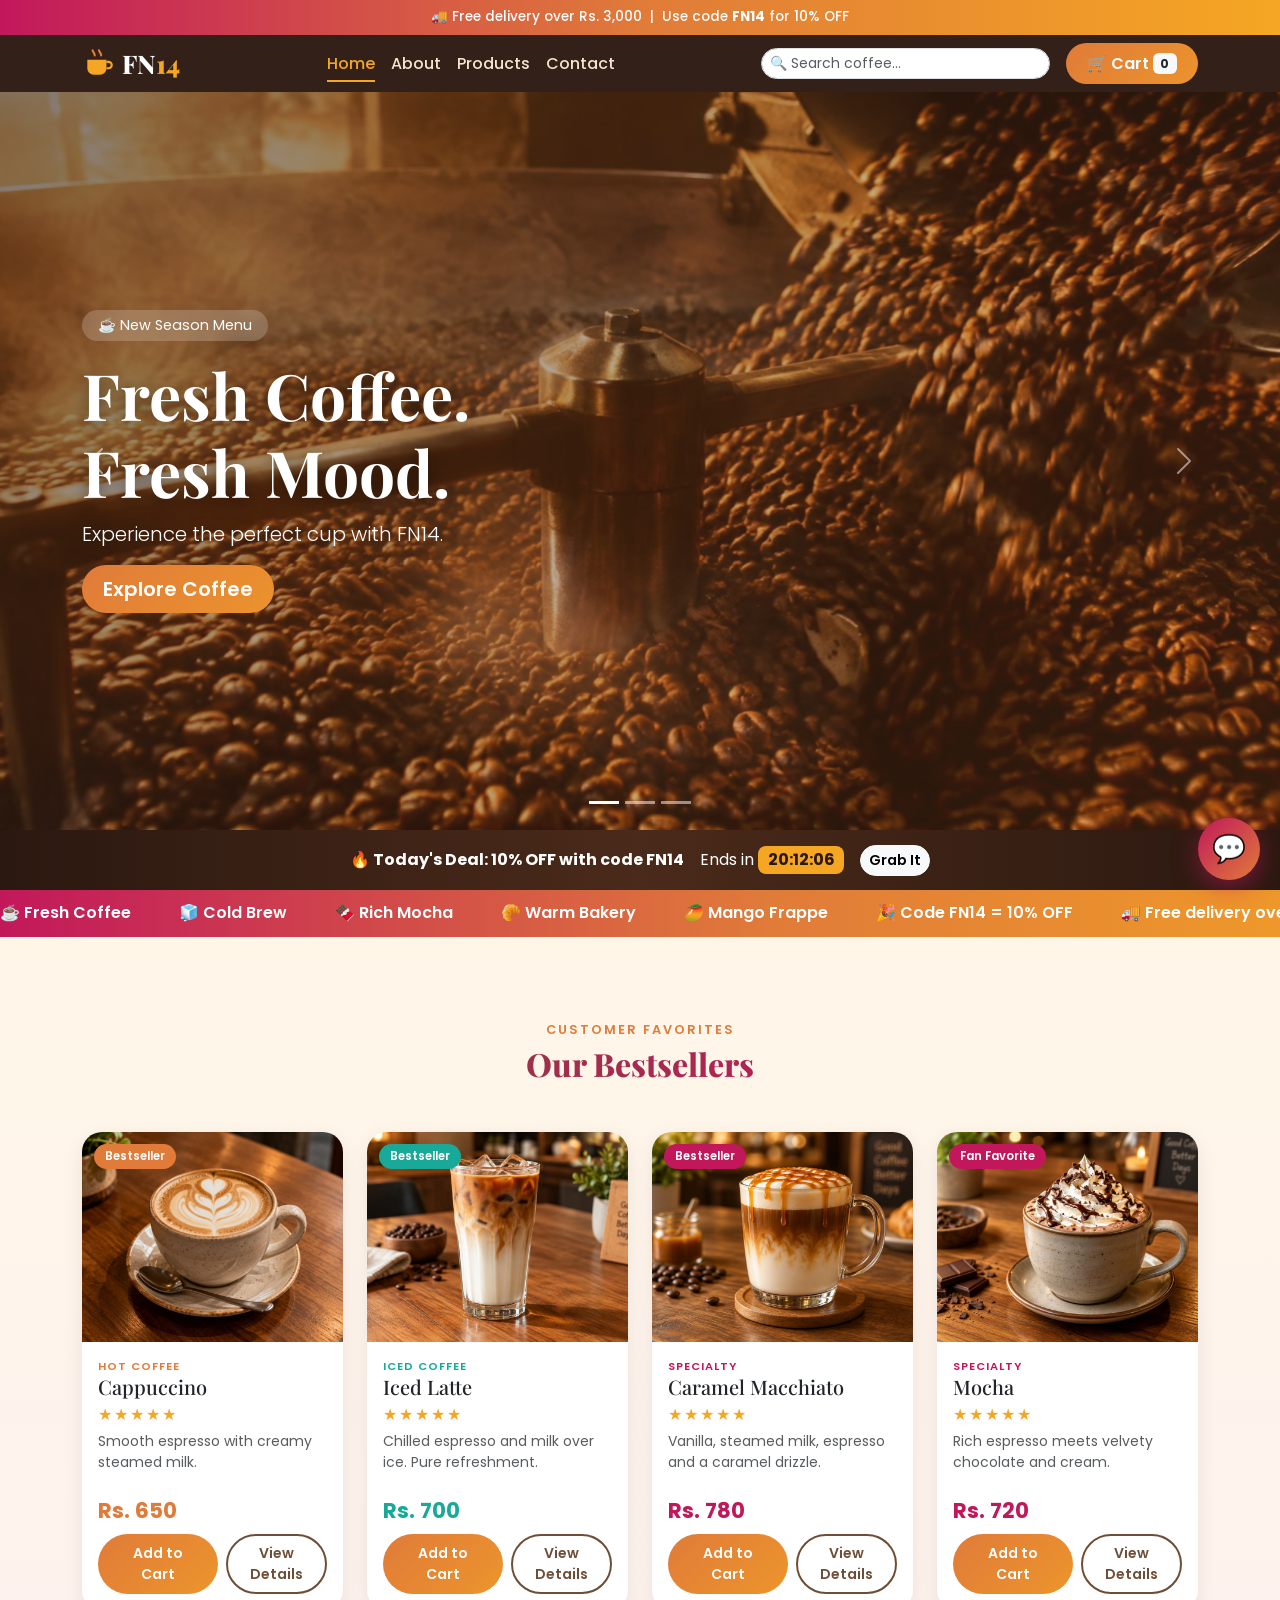
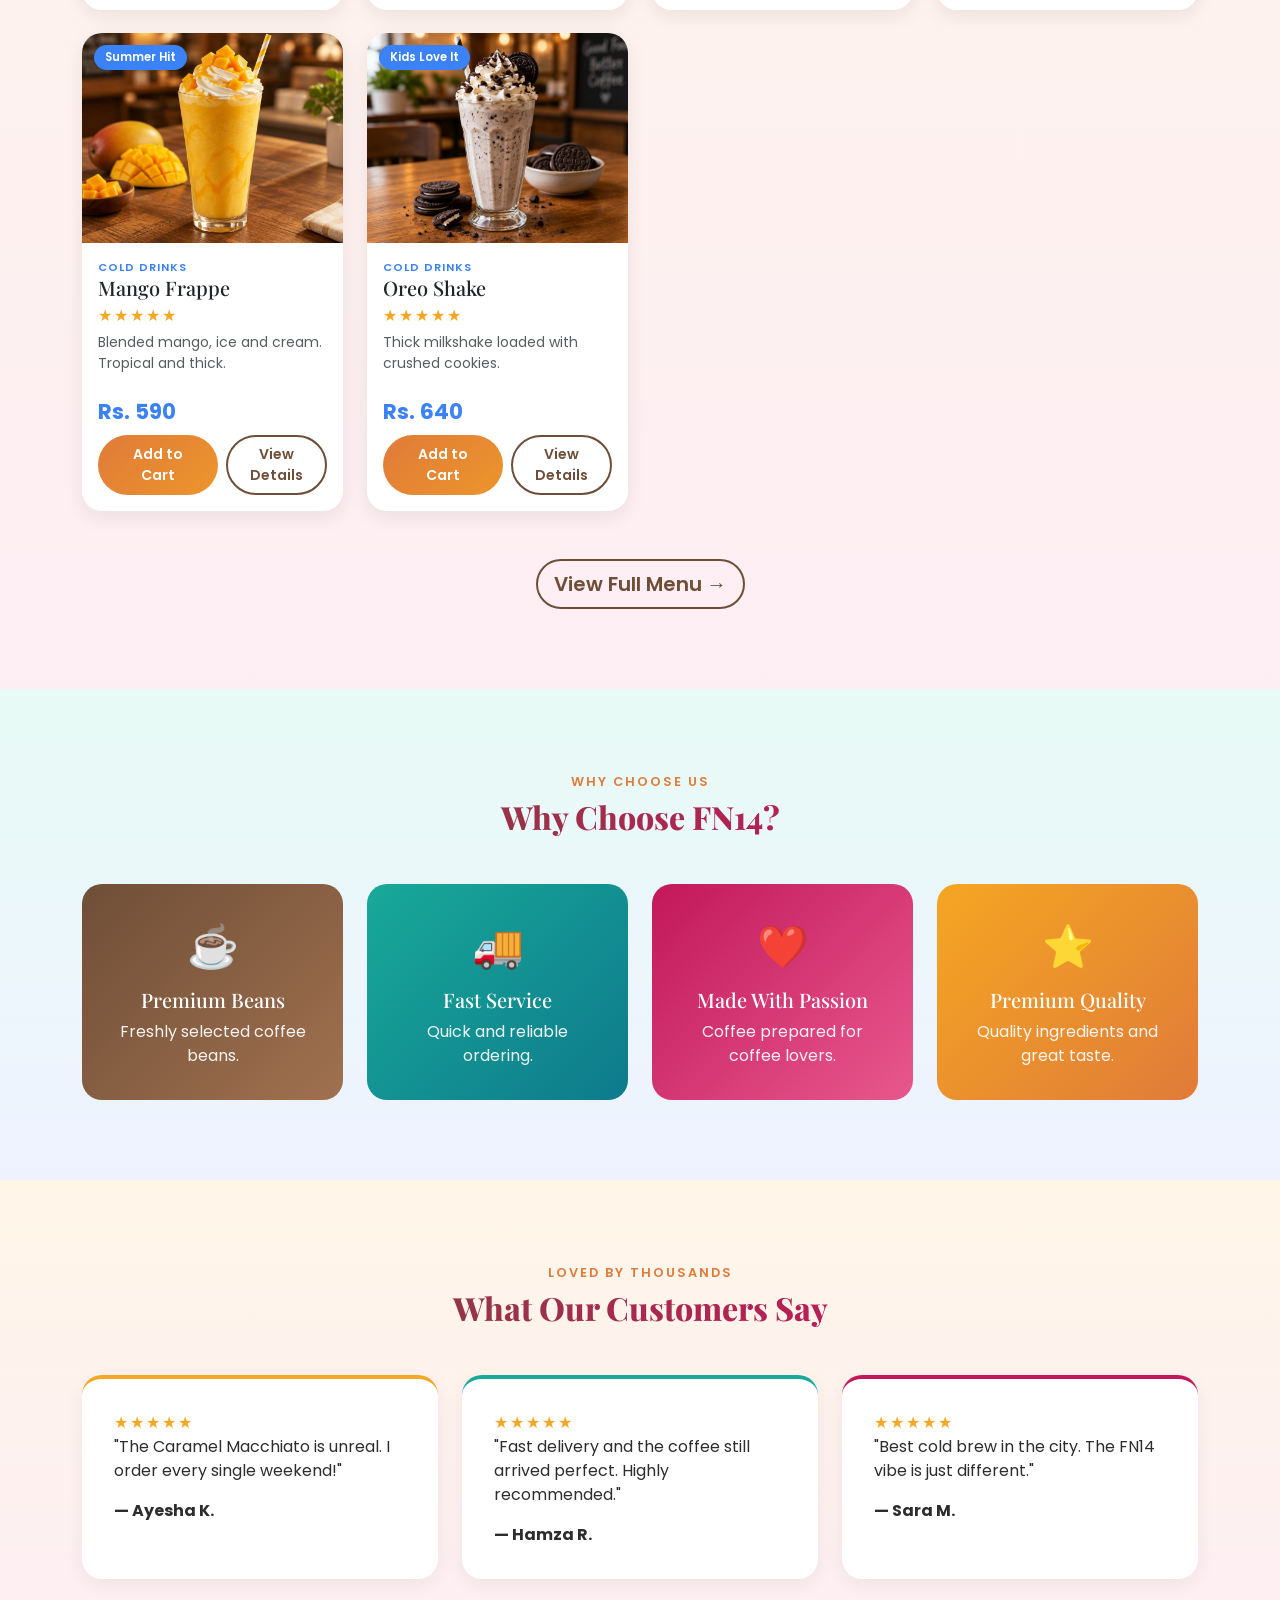
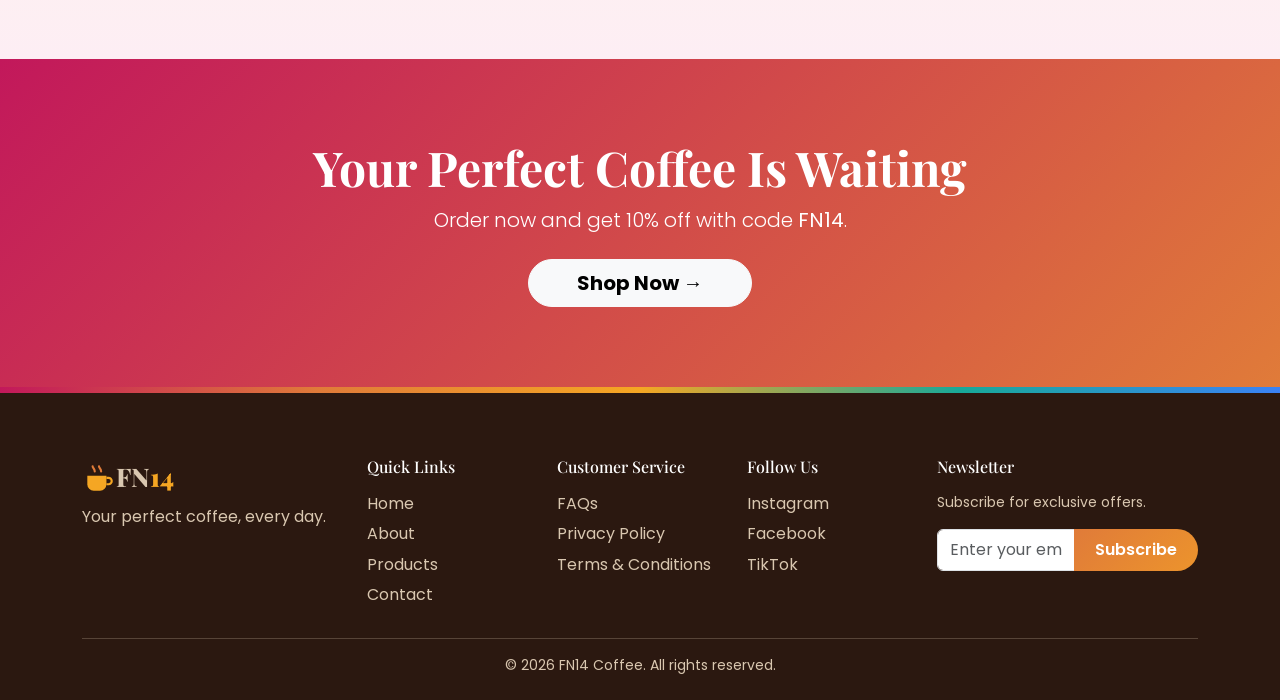
<file: index.html>
<!DOCTYPE html>
<html lang="en">
<head>
<meta charset="UTF-8"><meta name="viewport" content="width=device-width, initial-scale=1">
<meta name="description" content="Fresh coffee, premium beans and fast delivery. Order FN14 Coffee online and get 10% off with code FN14.">
<title>FN14 Coffee | Fresh Coffee. Fresh Mood.</title>
<link href="https://cdn.jsdelivr.net/npm/bootstrap@5.3.3/dist/css/bootstrap.min.css" rel="stylesheet">
<link href="https://fonts.googleapis.com/css2?family=Playfair+Display:wght@700;800&family=Poppins:wght@400;500;600&display=swap" rel="stylesheet">
<link href="css/style.css" rel="stylesheet">
</head>
<body>
<div id="loader"><div class="cup">☕</div><div class="ld-text">FN<b>14</b></div></div>
<div id="site-header"></div>

<div id="heroCarousel" class="carousel slide carousel-fade" data-bs-ride="carousel">
  <div class="carousel-indicators">
    <button data-bs-target="#heroCarousel" data-bs-slide-to="0" class="active"></button>
    <button data-bs-target="#heroCarousel" data-bs-slide-to="1"></button>
    <button data-bs-target="#heroCarousel" data-bs-slide-to="2"></button>
  </div>
  <div class="carousel-inner">
    <div class="carousel-item active">
      <div class="hero-slide" style="background-image:linear-gradient(120deg,rgba(43,24,16,.62),rgba(224,123,57,.22)),url(images/hero1.jpg),linear-gradient(135deg,#6f4e37,#e07b39)">
        <div class="container"><span class="hero-tag">☕ New Season Menu</span>
          <h1 class="display-3 fw-bold">Fresh Coffee.<br>Fresh Mood.</h1>
          <p class="lead">Experience the perfect cup with FN14.</p>
          <a href="products.html" class="btn btn-fn btn-lg">Explore Coffee</a></div></div></div>
    <div class="carousel-item">
      <div class="hero-slide" style="background-image:linear-gradient(120deg,rgba(24,169,153,.45),rgba(43,24,16,.62)),url(images/hero2.jpg),linear-gradient(135deg,#18a999,#2b1810)">
        <div class="container"><span class="hero-tag">🧊 Iced Collection</span>
          <h1 class="display-3 fw-bold">Made For<br>Coffee Lovers</h1>
          <p class="lead">Use code <b>FN14</b> for 10% off your first order.</p>
          <a href="products.html" class="btn btn-fn btn-lg">Shop Now</a></div></div></div>
    <div class="carousel-item">
      <div class="hero-slide" style="background-image:linear-gradient(120deg,rgba(194,24,91,.42),rgba(43,24,16,.62)),url(images/hero3.jpg),linear-gradient(135deg,#c2185b,#2b1810)">
        <div class="container"><span class="hero-tag">⭐ Since Day One</span>
          <h1 class="display-3 fw-bold">Your Daily Coffee,<br>Upgraded</h1>
          <p class="lead">Meet the people and passion behind every cup.</p>
          <a href="about.html" class="btn btn-fn btn-lg">Discover FN14</a></div></div></div>
  </div>
  <button class="carousel-control-prev" data-bs-target="#heroCarousel" data-bs-slide="prev"><span class="carousel-control-prev-icon"></span></button>
  <button class="carousel-control-next" data-bs-target="#heroCarousel" data-bs-slide="next"><span class="carousel-control-next-icon"></span></button>
</div>

<section class="deal-strip">
  <div class="container d-flex flex-wrap justify-content-center align-items-center gap-3 text-center">
    <b>🔥 Today's Deal: 10% OFF with code FN14</b>
    <span>Ends in <span id="countdown" class="countdown">--:--:--</span></span>
    <a href="products.html" class="btn btn-sm btn-light rounded-pill fw-semibold">Grab It</a>
  </div>
</section>

<div class="marquee" aria-hidden="true"><div class="track"><span>☕ Fresh Coffee</span><span>🧊 Cold Brew</span><span>🍫 Rich Mocha</span><span>🥐 Warm Bakery</span><span>🥭 Mango Frappe</span><span>🎉 Code FN14 = 10% OFF</span><span>🚚 Free delivery over Rs. 3,000</span><span>⭐ Rated 4.9 by 5K+ customers</span><span>☕ Fresh Coffee</span><span>🧊 Cold Brew</span><span>🍫 Rich Mocha</span><span>🥐 Warm Bakery</span><span>🥭 Mango Frappe</span><span>🎉 Code FN14 = 10% OFF</span><span>🚚 Free delivery over Rs. 3,000</span><span>⭐ Rated 4.9 by 5K+ customers</span></div></div>
<section class="section">
  <div class="container">
    <div class="text-center mb-5 reveal"><span class="eyebrow">Customer Favorites</span><h2 class="section-title">Our Bestsellers</h2></div>
    <div class="row g-4" id="featured"></div>
    <div class="text-center mt-5 reveal"><a href="products.html" class="btn btn-outline-fn btn-lg">View Full Menu →</a></div>
  </div>
</section>

<section class="section bg-white">
  <div class="container">
    <div class="text-center mb-5 reveal"><span class="eyebrow">Why Choose Us</span><h2 class="section-title">Why Choose FN14?</h2></div>
    <div class="row g-4">
      <div class="col-12 col-sm-6 col-lg-3 reveal"><a href="products.html" class="feature-card f1"><div class="icon">☕</div><h5>Premium Beans</h5><p>Freshly selected coffee beans.</p></a></div>
      <div class="col-12 col-sm-6 col-lg-3 reveal"><a href="contact.html" class="feature-card f2"><div class="icon">🚚</div><h5>Fast Service</h5><p>Quick and reliable ordering.</p></a></div>
      <div class="col-12 col-sm-6 col-lg-3 reveal"><a href="about.html" class="feature-card f3"><div class="icon">❤️</div><h5>Made With Passion</h5><p>Coffee prepared for coffee lovers.</p></a></div>
      <div class="col-12 col-sm-6 col-lg-3 reveal"><a href="products.html" class="feature-card f4"><div class="icon">⭐</div><h5>Premium Quality</h5><p>Quality ingredients and great taste.</p></a></div>
    </div>
  </div>
</section>

<section class="section">
  <div class="container">
    <div class="text-center mb-5 reveal"><span class="eyebrow">Loved By Thousands</span><h2 class="section-title">What Our Customers Say</h2></div>
    <div class="row g-4">
      <div class="col-md-4 reveal"><div class="testi"><div class="stars">★★★★★</div><p>"The Caramel Macchiato is unreal. I order every single weekend!"</p><b>— Ayesha K.</b></div></div>
      <div class="col-md-4 reveal"><div class="testi"><div class="stars">★★★★★</div><p>"Fast delivery and the coffee still arrived perfect. Highly recommended."</p><b>— Hamza R.</b></div></div>
      <div class="col-md-4 reveal"><div class="testi"><div class="stars">★★★★★</div><p>"Best cold brew in the city. The FN14 vibe is just different."</p><b>— Sara M.</b></div></div>
    </div>
  </div>
</section>

<section class="cta-band">
  <div class="container text-center reveal">
    <h2 class="display-5 fw-bold">Your Perfect Coffee Is Waiting</h2>
    <p class="lead mb-4">Order now and get 10% off with code <b>FN14</b>.</p>
    <a href="products.html" class="btn btn-light btn-lg rounded-pill fw-bold px-5">Shop Now →</a>
  </div>
</section>

<div id="site-footer"></div>

<script src="https://cdn.jsdelivr.net/npm/bootstrap@5.3.3/dist/js/bootstrap.bundle.min.js"></script>
<script src="js/data.js"></script><script src="js/layout.js"></script><script src="js/cart.js"></script>
<script src="js/main.js"></script><script src="js/products.js"></script>
<script src="js/chatbot.js"></script>
</body>
</html>
</file>
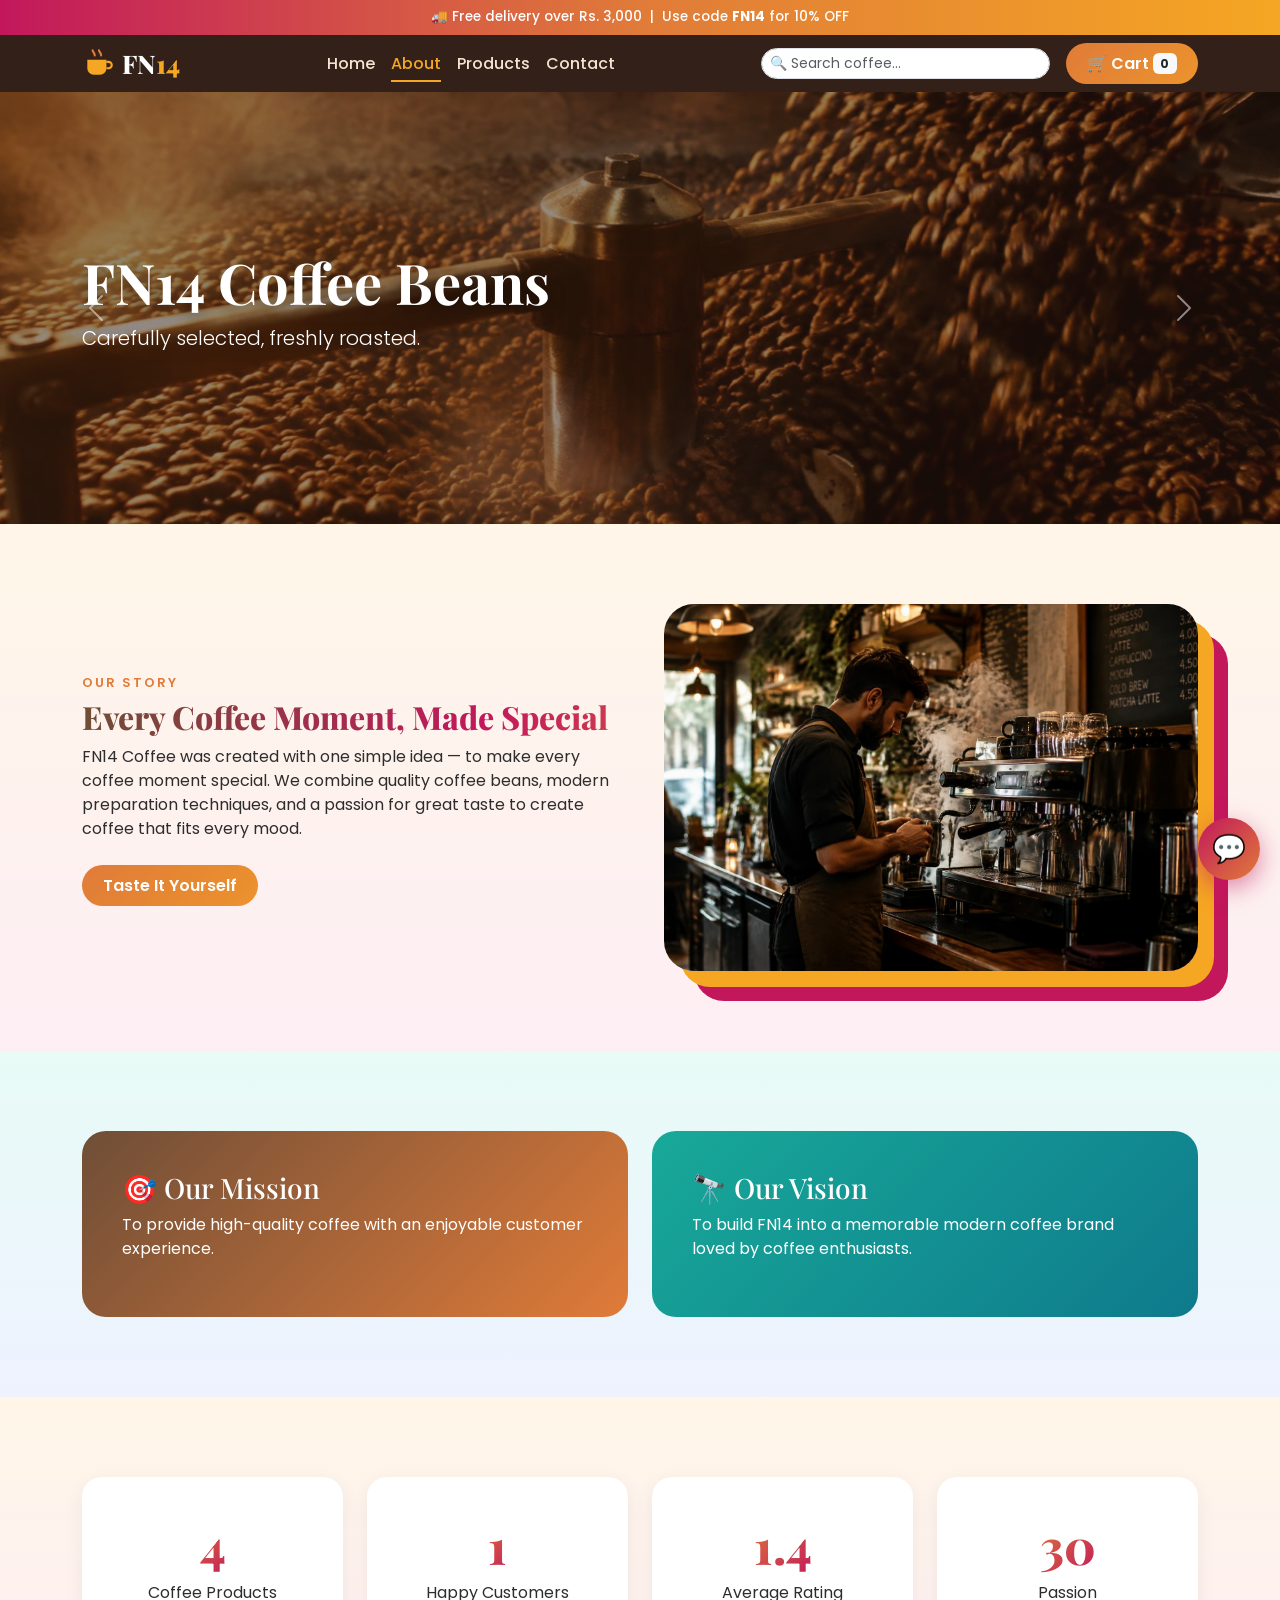
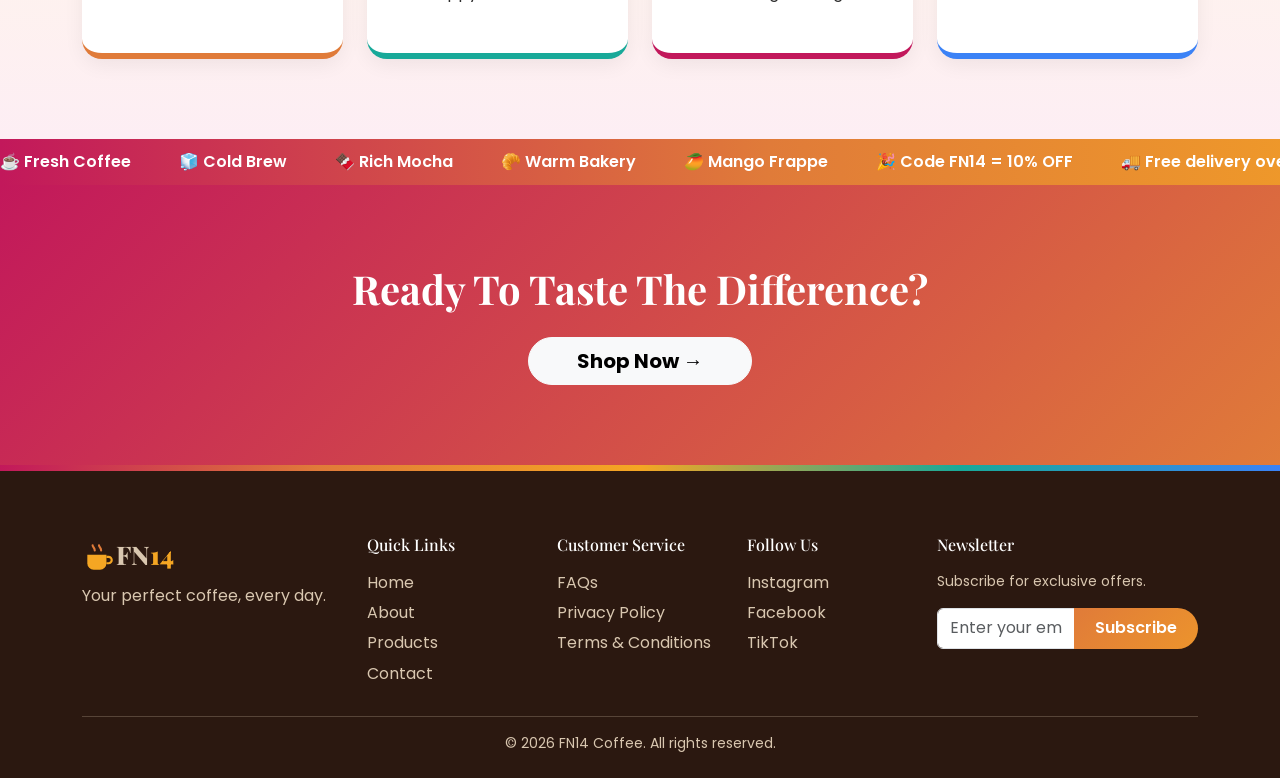
<file: about.html>
<!DOCTYPE html>
<html lang="en">
<head>
<meta charset="UTF-8"><meta name="viewport" content="width=device-width, initial-scale=1">
<meta name="description" content="The story, mission and vision behind FN14 Coffee: quality beans and a passion for great taste.">
<title>About | FN14 Coffee</title>
<link href="https://cdn.jsdelivr.net/npm/bootstrap@5.3.3/dist/css/bootstrap.min.css" rel="stylesheet">
<link href="https://fonts.googleapis.com/css2?family=Playfair+Display:wght@700;800&family=Poppins:wght@400;500;600&display=swap" rel="stylesheet">
<link href="css/style.css" rel="stylesheet">
</head>
<body>
<div id="loader"><div class="cup">☕</div><div class="ld-text">FN<b>14</b></div></div>
<div id="site-header"></div>

<div id="aboutCarousel" class="carousel slide" data-bs-ride="carousel">
  <div class="carousel-inner">
    <div class="carousel-item active"><div class="hero-slide short" style="background-image:linear-gradient(rgba(43,24,16,.5),rgba(43,24,16,.5)),url(images/hero1.jpg),linear-gradient(135deg,#6f4e37,#f5a623)"><div class="container"><h1 class="display-4 fw-bold">FN14 Coffee Beans</h1><p class="lead">Carefully selected, freshly roasted.</p></div></div></div>
    <div class="carousel-item"><div class="hero-slide short" style="background-image:linear-gradient(rgba(43,24,16,.5),rgba(43,24,16,.5)),url(images/hero2.jpg),linear-gradient(135deg,#c2185b,#6f4e37)"><div class="container"><h1 class="display-4 fw-bold">Coffee Preparation</h1><p class="lead">Modern techniques, handcrafted with care.</p></div></div></div>
    <div class="carousel-item"><div class="hero-slide short" style="background-image:linear-gradient(rgba(43,24,16,.5),rgba(43,24,16,.5)),url(images/hero3.jpg),linear-gradient(135deg,#18a999,#2b1810)"><div class="container"><h1 class="display-4 fw-bold">Coffee Shop Environment</h1><p class="lead">A warm place for every mood.</p></div></div></div>
  </div>
  <button class="carousel-control-prev" data-bs-target="#aboutCarousel" data-bs-slide="prev"><span class="carousel-control-prev-icon"></span></button>
  <button class="carousel-control-next" data-bs-target="#aboutCarousel" data-bs-slide="next"><span class="carousel-control-next-icon"></span></button>
</div>

<section class="section">
  <div class="container">
    <div class="row align-items-center g-5">
      <div class="col-lg-6 reveal">
        <span class="eyebrow">Our Story</span><h2 class="section-title text-start">Every Coffee Moment, Made Special</h2>
        <p>FN14 Coffee was created with one simple idea — to make every coffee moment special. We combine quality coffee beans, modern preparation techniques, and a passion for great taste to create coffee that fits every mood.</p>
        <a href="products.html" class="btn btn-fn mt-2">Taste It Yourself</a>
      </div>
      <div class="col-lg-6 reveal"><img src="images/hero2.jpg" class="story-img" alt="An FN14 barista steaming milk" loading="lazy"></div>
    </div>
  </div>
</section>

<section class="section bg-white">
  <div class="container">
    <div class="row g-4">
      <div class="col-md-6 reveal"><div class="mv-card m1"><h3>🎯 Our Mission</h3><p>To provide high-quality coffee with an enjoyable customer experience.</p></div></div>
      <div class="col-md-6 reveal"><div class="mv-card m2"><h3>🔭 Our Vision</h3><p>To build FN14 into a memorable modern coffee brand loved by coffee enthusiasts.</p></div></div>
    </div>
  </div>
</section>

<section class="section">
  <div class="container">
    <div class="row g-4 text-center">
      <div class="col-6 col-md-3 reveal"><div class="stat"><div class="num" data-count="14" data-suffix="+">0</div><p>Coffee Products</p></div></div>
      <div class="col-6 col-md-3 reveal"><div class="stat"><div class="num" data-count="5" data-suffix="K+">0</div><p>Happy Customers</p></div></div>
      <div class="col-6 col-md-3 reveal"><div class="stat"><div class="num" data-count="4.9" data-dec="1">0</div><p>Average Rating</p></div></div>
      <div class="col-6 col-md-3 reveal"><div class="stat"><div class="num" data-count="100" data-suffix="%">0</div><p>Passion</p></div></div>
    </div>
  </div>
</section>

<div class="marquee" aria-hidden="true"><div class="track"><span>☕ Fresh Coffee</span><span>🧊 Cold Brew</span><span>🍫 Rich Mocha</span><span>🥐 Warm Bakery</span><span>🥭 Mango Frappe</span><span>🎉 Code FN14 = 10% OFF</span><span>🚚 Free delivery over Rs. 3,000</span><span>⭐ Rated 4.9 by 5K+ customers</span><span>☕ Fresh Coffee</span><span>🧊 Cold Brew</span><span>🍫 Rich Mocha</span><span>🥐 Warm Bakery</span><span>🥭 Mango Frappe</span><span>🎉 Code FN14 = 10% OFF</span><span>🚚 Free delivery over Rs. 3,000</span><span>⭐ Rated 4.9 by 5K+ customers</span></div></div>
<section class="cta-band"><div class="container text-center reveal"><h2 class="display-6 fw-bold">Ready To Taste The Difference?</h2><a href="products.html" class="btn btn-light btn-lg rounded-pill fw-bold px-5 mt-3">Shop Now →</a></div></section>

<div id="site-footer"></div>
<script src="https://cdn.jsdelivr.net/npm/bootstrap@5.3.3/dist/js/bootstrap.bundle.min.js"></script>
<script src="js/data.js"></script><script src="js/layout.js"></script><script src="js/cart.js"></script>
<script src="js/main.js"></script><script src="js/products.js"></script>
<script src="js/chatbot.js"></script>
</body>
</html>
</file>
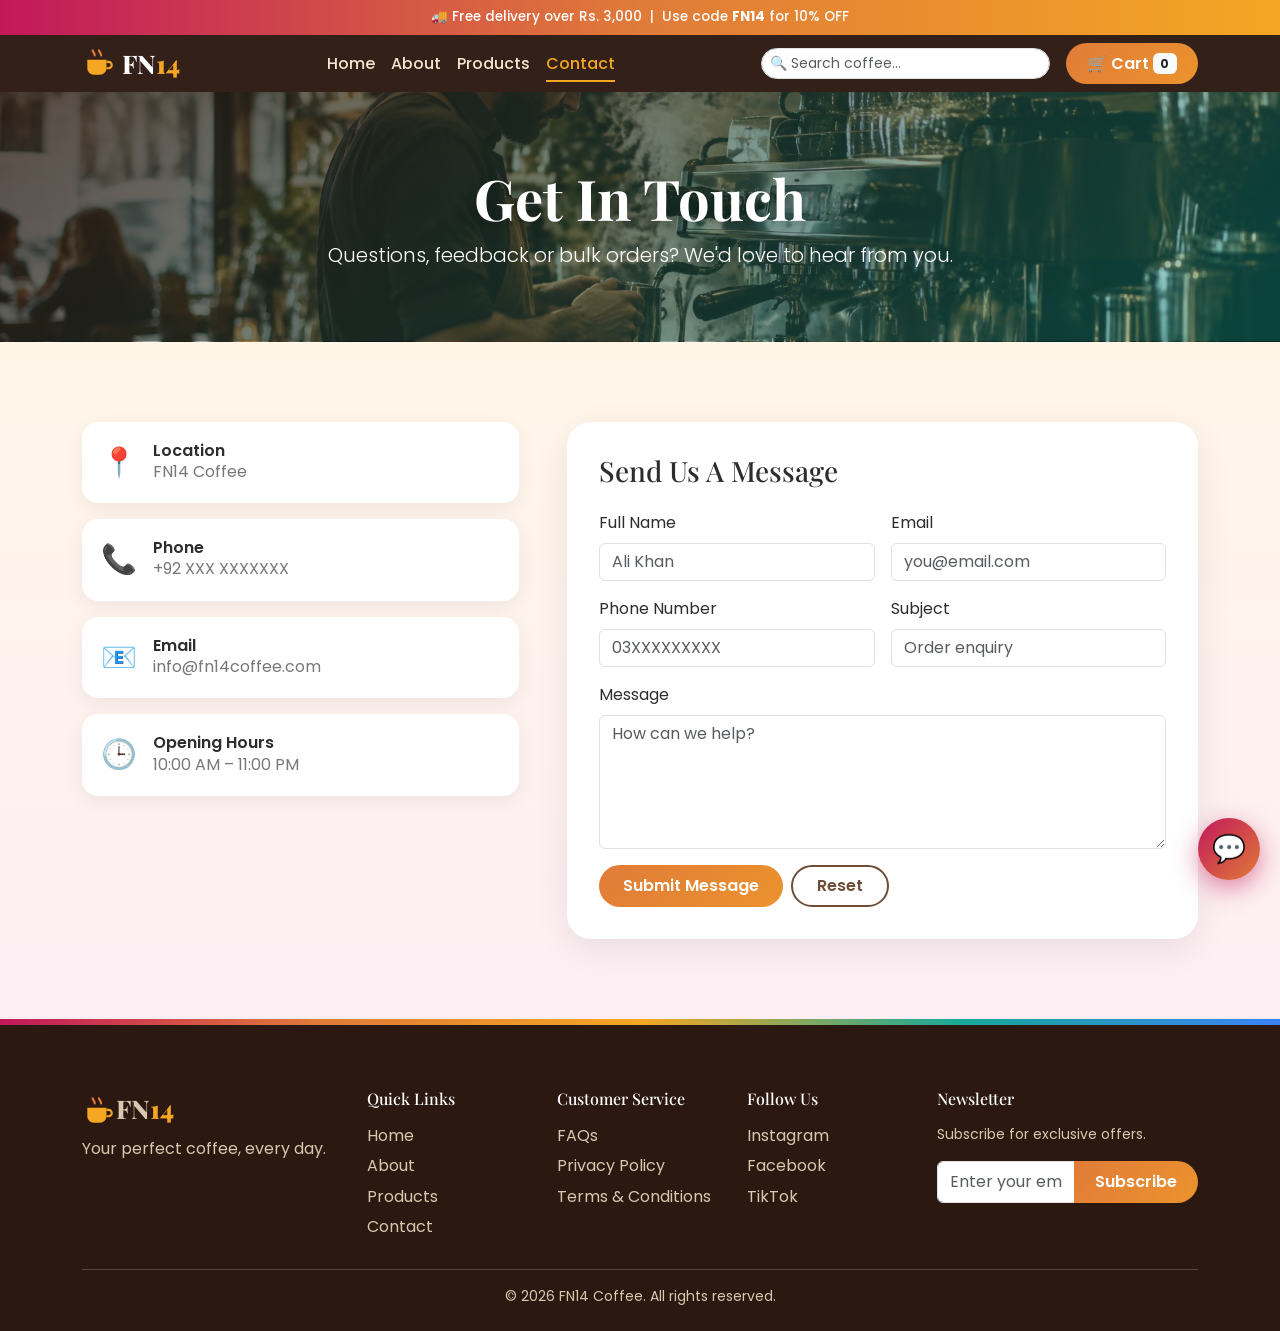
<file: contact.html>
<!DOCTYPE html>
<html lang="en">
<head>
<meta charset="UTF-8"><meta name="viewport" content="width=device-width, initial-scale=1">
<meta name="description" content="Contact FN14 Coffee for questions, feedback or bulk orders.">
<title>Contact | FN14 Coffee</title>
<link href="https://cdn.jsdelivr.net/npm/bootstrap@5.3.3/dist/css/bootstrap.min.css" rel="stylesheet">
<link href="https://fonts.googleapis.com/css2?family=Playfair+Display:wght@700;800&family=Poppins:wght@400;500;600&display=swap" rel="stylesheet">
<link href="css/style.css" rel="stylesheet">
</head>
<body>
<div id="loader"><div class="cup">☕</div><div class="ld-text">FN<b>14</b></div></div>
<div id="site-header"></div>

<section class="page-hero ph-contact"><div class="container text-center"><h1 class="display-4 fw-bold">Get In Touch</h1><p class="lead mb-0">Questions, feedback or bulk orders? We'd love to hear from you.</p></div></section>

<section class="section">
  <div class="container">
    <div class="row g-5">
      <div class="col-lg-5 reveal">
        <div class="info-card"><span>📍</span><div><h6>Location</h6><p>FN14 Coffee</p></div></div>
        <div class="info-card"><span>📞</span><div><h6>Phone</h6><p>+92 XXX XXXXXXX</p></div></div>
        <div class="info-card"><span>📧</span><div><h6>Email</h6><p>info@fn14coffee.com</p></div></div>
        <div class="info-card"><span>🕒</span><div><h6>Opening Hours</h6><p>10:00 AM – 11:00 PM</p></div></div>
      </div>
      <div class="col-lg-7 reveal">
        <form id="contactForm" class="form-card" novalidate>
          <h3 class="mb-4">Send Us A Message</h3>
          <div class="row g-3">
            <div class="col-md-6"><label class="form-label">Full Name</label><input name="name" class="form-control" placeholder="Ali Khan"><div class="invalid-feedback">Please enter a valid name.</div></div>
            <div class="col-md-6"><label class="form-label">Email</label><input name="email" class="form-control" placeholder="you@email.com"><div class="invalid-feedback">Please enter a valid email address.</div></div>
            <div class="col-md-6"><label class="form-label">Phone Number</label><input name="phone" class="form-control" placeholder="03XXXXXXXXX"><div class="invalid-feedback">Please enter a valid Pakistani phone number.</div></div>
            <div class="col-md-6"><label class="form-label">Subject</label><input name="subject" class="form-control" placeholder="Order enquiry"><div class="invalid-feedback">Please enter a subject (min 3 characters).</div></div>
            <div class="col-12"><label class="form-label">Message</label><textarea name="message" rows="5" class="form-control" placeholder="How can we help?"></textarea><div class="invalid-feedback">Message cannot be empty (min 10 characters).</div></div>
            <div class="col-12 d-flex gap-2"><button class="btn btn-fn px-4" type="submit">Submit Message</button><button class="btn btn-outline-fn px-4" type="reset" id="resetBtn">Reset</button></div>
          </div>
        </form>
      </div>
    </div>
  </div>
</section>

<div class="modal fade" id="thanksModal" tabindex="-1">
  <div class="modal-dialog modal-dialog-centered"><div class="modal-content text-center p-4 border-0 rounded-4">
    <div class="success-check">✓</div><h3>SUCCESS</h3>
    <p>Thank you for contacting FN14 Coffee!<br>We will get back to you soon.</p>
    <button class="btn btn-fn mx-auto px-5" data-bs-dismiss="modal">Close</button>
  </div></div>
</div>

<div id="site-footer"></div>
<script src="https://cdn.jsdelivr.net/npm/bootstrap@5.3.3/dist/js/bootstrap.bundle.min.js"></script>
<script src="js/data.js"></script><script src="js/layout.js"></script><script src="js/cart.js"></script>
<script src="js/main.js"></script><script src="js/products.js"></script>
<script src="js/contact.js"></script><script src="js/chatbot.js"></script>
</body>
</html>
</file>
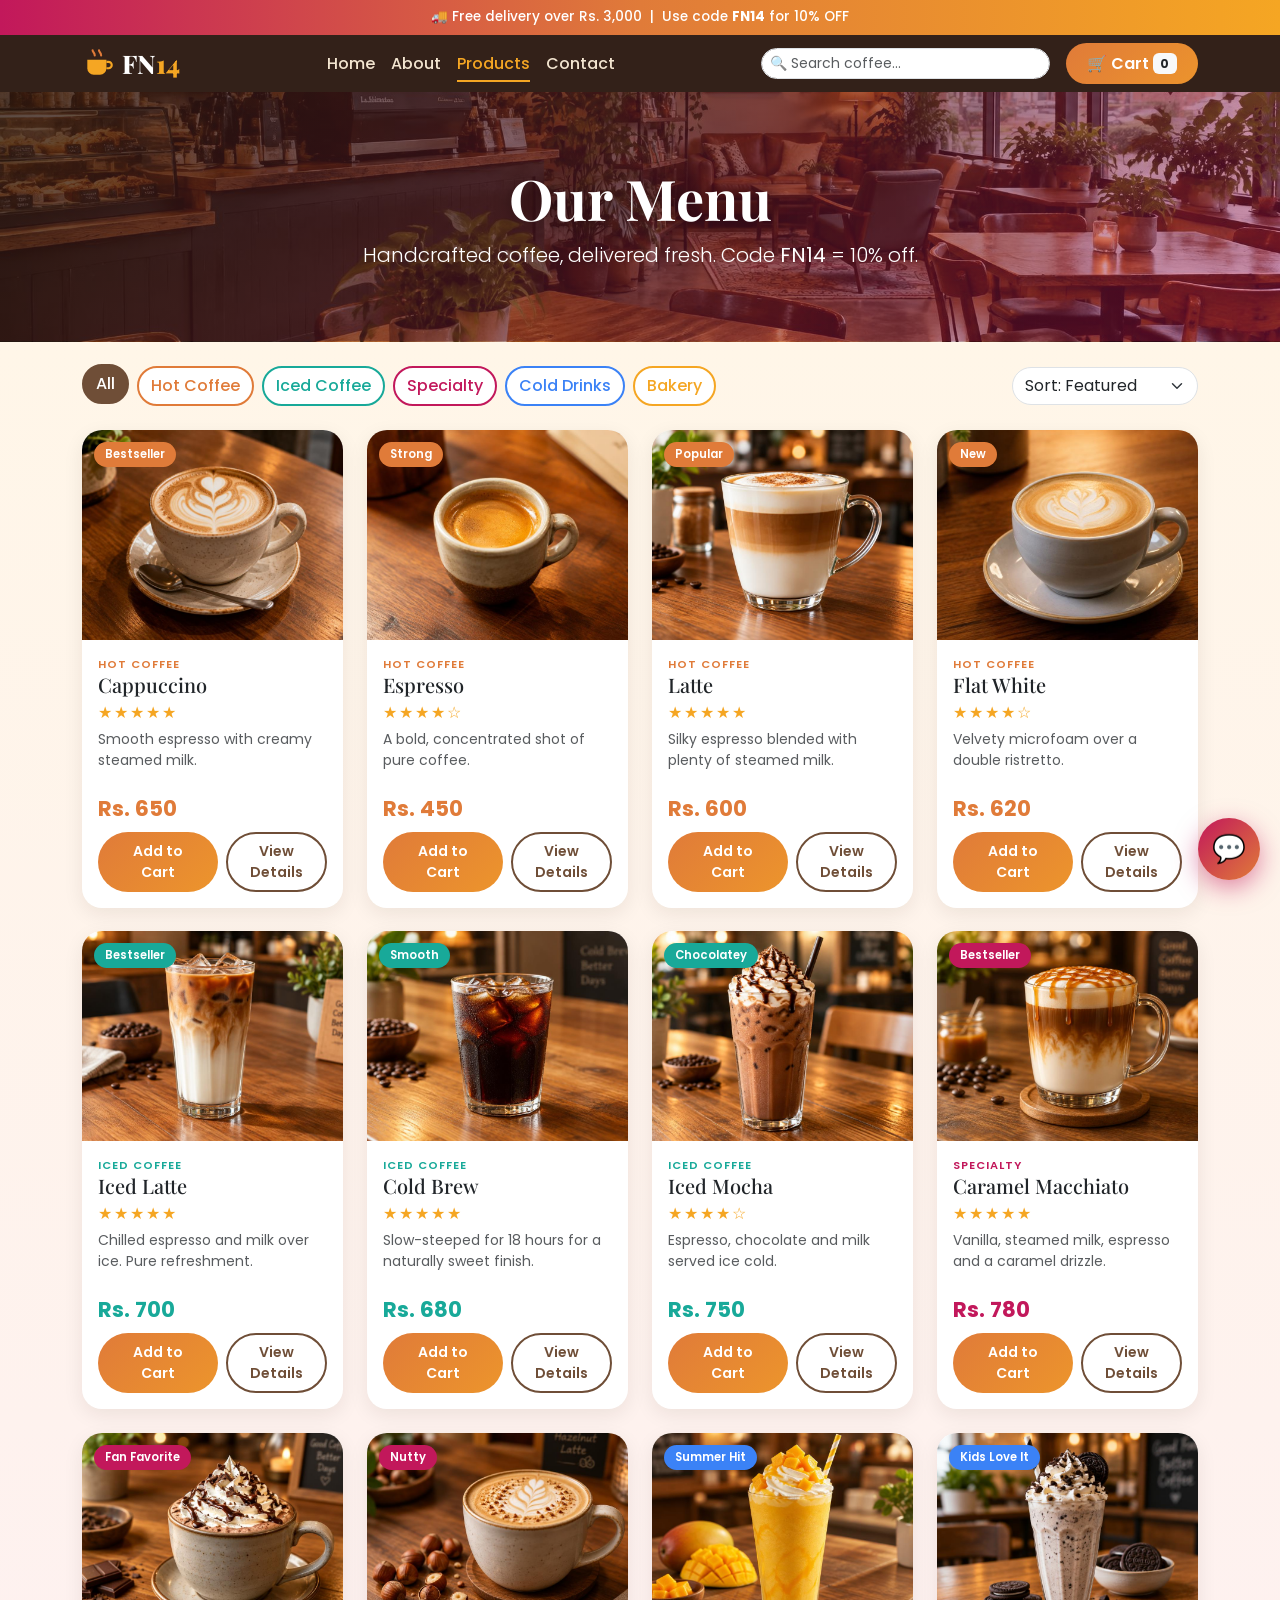
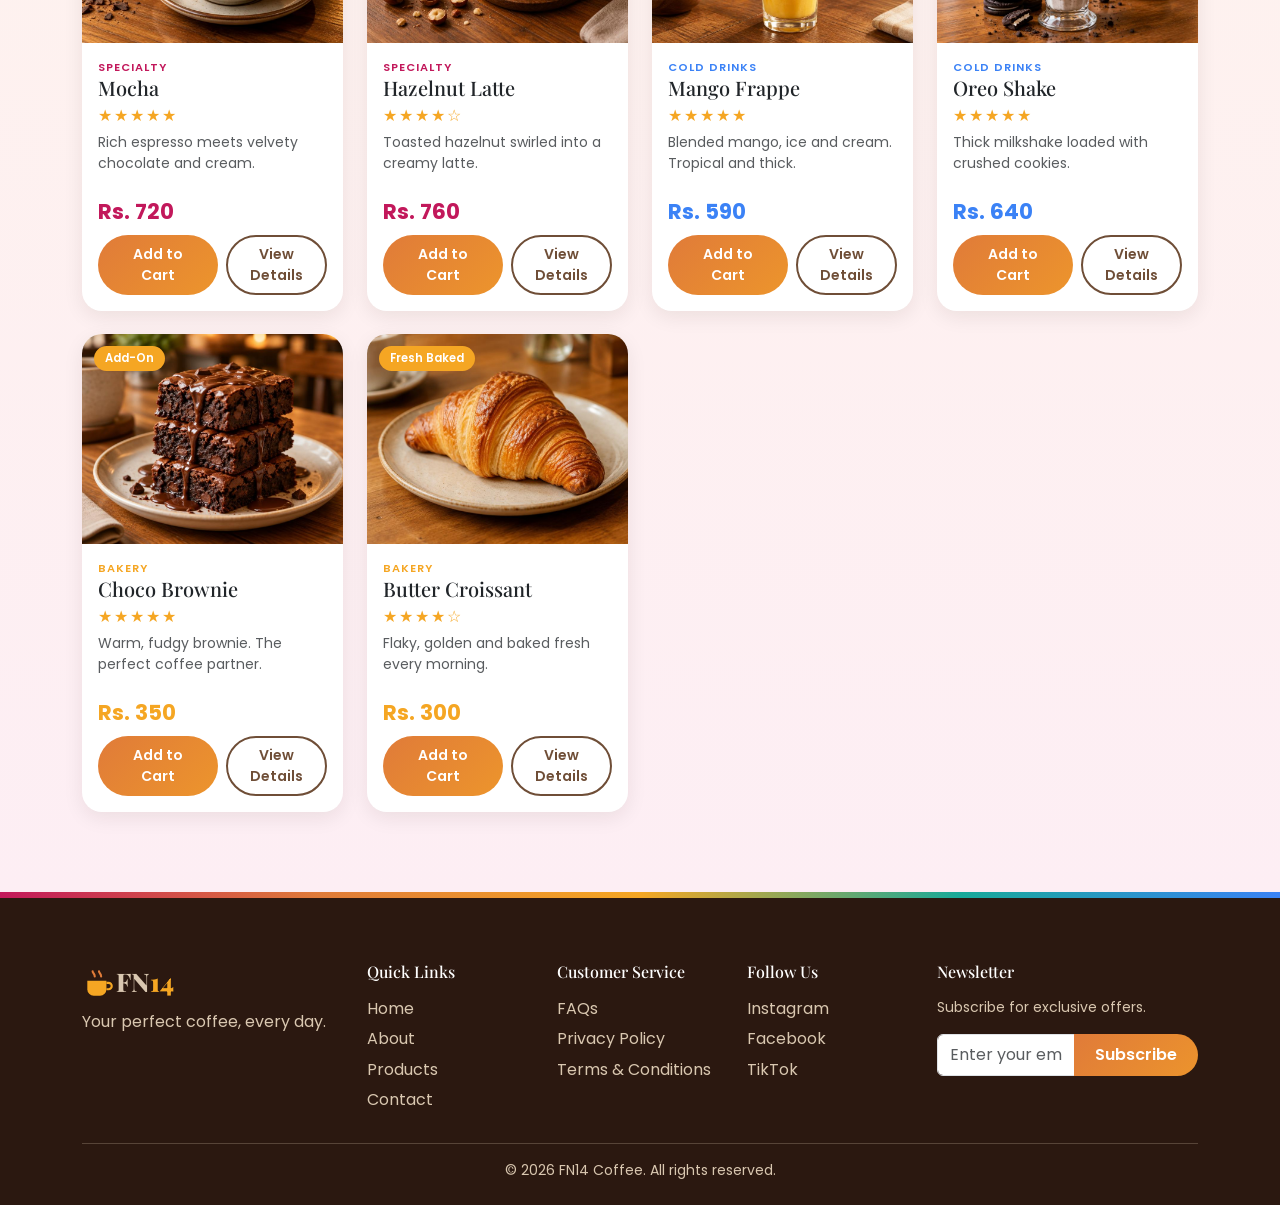
<file: products.html>
<!DOCTYPE html>
<html lang="en">
<head>
<meta charset="UTF-8"><meta name="viewport" content="width=device-width, initial-scale=1">
<meta name="description" content="Browse the FN14 Coffee menu: hot coffee, iced coffee, specialty drinks, cold drinks and bakery.">
<title>Products | FN14 Coffee</title>
<link href="https://cdn.jsdelivr.net/npm/bootstrap@5.3.3/dist/css/bootstrap.min.css" rel="stylesheet">
<link href="https://fonts.googleapis.com/css2?family=Playfair+Display:wght@700;800&family=Poppins:wght@400;500;600&display=swap" rel="stylesheet">
<link href="css/style.css" rel="stylesheet">
</head>
<body>
<div id="loader"><div class="cup">☕</div><div class="ld-text">FN<b>14</b></div></div>
<div id="site-header"></div>

<section class="page-hero ph-menu"><div class="container text-center"><h1 class="display-4 fw-bold">Our Menu</h1><p class="lead mb-0">Handcrafted coffee, delivered fresh. Code <b>FN14</b> = 10% off.</p></div></section>

<section class="section pt-4">
  <div class="container">
    <div class="d-flex flex-wrap justify-content-between align-items-center gap-3 mb-4">
      <div id="catBar" class="d-flex flex-wrap gap-2"></div>
      <select id="sortSel" class="form-select w-auto rounded-pill">
        <option value="default">Sort: Featured</option>
        <option value="low">Price: Low to High</option>
        <option value="high">Price: High to Low</option>
        <option value="rating">Top Rated</option>
      </select>
    </div>
    <div class="row g-4" id="productGrid"></div>
  </div>
</section>

<div id="site-footer"></div>
<script src="https://cdn.jsdelivr.net/npm/bootstrap@5.3.3/dist/js/bootstrap.bundle.min.js"></script>
<script src="js/data.js"></script><script src="js/layout.js"></script><script src="js/cart.js"></script>
<script src="js/main.js"></script><script src="js/products.js"></script>
<script src="js/chatbot.js"></script>
</body>
</html>
</file>
<file: css/style.css>
:root{--brown:#6f4e37;--dark:#2b1810;--cream:#fdf6ec;--gold:#f5a623;--caramel:#e07b39;--teal:#18a999;--berry:#c2185b;--blue:#3b82f6;--charcoal:#2d2d2d}
html{scroll-behavior:smooth}
body{font-family:'Poppins',sans-serif;background:var(--cream);color:var(--charcoal);overflow-x:hidden}
h1,h2,h3,h4,h5,.fn-logo{font-family:'Playfair Display',serif}

/* promo + nav */
#site-header{display:contents}
.promo-bar{background:linear-gradient(90deg,var(--berry),var(--caramel),var(--gold));color:#fff;text-align:center;font-size:.85rem;padding:.45rem;font-weight:500}
.fn-nav{background:rgba(43,24,16,.96);backdrop-filter:blur(8px);transition:.3s}
.fn-nav.scrolled{box-shadow:0 6px 24px rgba(0,0,0,.35)}
.fn-nav .nav-link{color:#f3e5d0;font-weight:500;position:relative}
.fn-nav .nav-link::after{content:"";position:absolute;left:.5rem;bottom:2px;width:0;height:2px;background:var(--gold);transition:.3s}
.fn-nav .nav-link:hover::after,.fn-nav .nav-link.active::after{width:calc(100% - 1rem)}
.fn-nav .nav-link:hover,.fn-nav .nav-link.active{color:var(--gold)}
.fn-logo{color:#fff;font-size:1.6rem;font-weight:800;display:inline-flex;align-items:center;gap:.4rem;text-decoration:none}
.fn-logo:hover{color:#fff}
.fn-logo svg{width:34px;height:34px;color:var(--gold)}
.fn-logo b{color:var(--gold)}

/* buttons */
.btn-fn{background:linear-gradient(135deg,var(--caramel),var(--gold));color:#fff;border:0;font-weight:600;border-radius:50px;padding:.55rem 1.3rem;transition:.3s}
.btn-fn:hover{transform:translateY(-2px);box-shadow:0 8px 20px rgba(224,123,57,.45);color:#fff}
.btn-outline-fn{border:2px solid var(--brown);color:var(--brown);border-radius:50px;font-weight:600;background:transparent}
.btn-outline-fn:hover{background:var(--brown);color:#fff}
.cart-count.bump{animation:bump .4s}
@keyframes bump{50%{transform:scale(1.6)}}

/* hero */
.hero-slide{min-height:82vh;background-size:cover;background-position:center;display:flex;align-items:center;color:#fff}
.hero-slide.short{min-height:48vh}
.hero-slide .container>*{animation:slideUp .9s both}
.hero-slide h1{animation-delay:.15s}.hero-slide p{animation-delay:.3s}.hero-slide .btn{animation-delay:.45s}
@keyframes slideUp{from{opacity:0;transform:translateY(40px)}}
.hero-tag{display:inline-block;background:rgba(255,255,255,.2);backdrop-filter:blur(6px);padding:.3rem 1rem;border-radius:50px;margin-bottom:1rem;font-size:.9rem}
.page-hero{padding:4.5rem 0;color:#fff;background:linear-gradient(135deg,var(--dark),var(--brown) 55%,var(--caramel));background-size:200% 200%;animation:grad 10s ease infinite}
@keyframes grad{50%{background-position:100% 50%}}
.deal-strip{background:var(--dark);color:#fff;padding:.9rem 0}
.countdown{background:var(--gold);color:var(--dark);font-weight:700;padding:.15rem .6rem;border-radius:8px;font-variant-numeric:tabular-nums}

/* sections */
.section{padding:5rem 0}
.eyebrow{color:var(--caramel);font-weight:600;letter-spacing:2px;text-transform:uppercase;font-size:.8rem}
.section-title{font-weight:800;color:var(--dark);margin-top:.3rem}
.reveal{opacity:0;transform:translateY(30px);transition:opacity .7s,transform .7s}
.reveal.show{opacity:1;transform:none}

/* feature cards */
.feature-card{display:block;text-decoration:none;color:#fff;border-radius:20px;padding:2rem 1.5rem;text-align:center;height:100%;transition:.35s}
.feature-card:hover{transform:translateY(-10px) rotate(-1deg);color:#fff;box-shadow:0 18px 35px rgba(0,0,0,.2)}
.feature-card .icon{font-size:2.6rem;margin-bottom:.6rem}
.feature-card p{margin:0;opacity:.92}
.f1{background:linear-gradient(135deg,#6f4e37,#a0714f)}.f2{background:linear-gradient(135deg,#18a999,#0e7a8c)}
.f3{background:linear-gradient(135deg,#c2185b,#e8588c)}.f4{background:linear-gradient(135deg,#f5a623,#e07b39)}

/* product cards */
.product-card{--c:var(--caramel);border:0;border-radius:20px;overflow:hidden;position:relative;transition:.35s;box-shadow:0 6px 20px rgba(43,24,16,.08)}
.product-card:hover{transform:translateY(-10px);box-shadow:0 18px 40px rgba(43,24,16,.18)}
.cat-hot-coffee{--c:var(--caramel)}.cat-iced-coffee{--c:var(--teal)}.cat-specialty{--c:var(--berry)}.cat-cold-drinks{--c:var(--blue)}.cat-bakery{--c:var(--gold)}
.product-card .img-wrap{overflow:hidden;cursor:pointer;height:210px;background:#f3e5d0}
.product-card img{width:100%;height:100%;object-fit:cover;transition:.5s}
.product-card:hover img{transform:scale(1.12)}
.badge-tag{position:absolute;top:12px;left:12px;z-index:2;background:var(--c);color:#fff;font-size:.72rem;font-weight:600;padding:.25rem .7rem;border-radius:50px}
.cat-label{color:var(--c);font-weight:600;text-transform:uppercase;font-size:.7rem;letter-spacing:1px}
.stars{color:var(--gold);letter-spacing:2px}
.price{font-size:1.35rem;font-weight:700;color:var(--brown);margin:.4rem 0}
.cat-btn{border-radius:50px;border:2px solid var(--brown);color:var(--brown);font-weight:500;transition:.3s}
.cat-btn:hover,.cat-btn.active{background:var(--brown);color:#fff}

/* stats, mission, testimonials, cta */
.stat{background:#fff;border-radius:20px;padding:2rem 1rem;box-shadow:0 6px 20px rgba(0,0,0,.06)}
.stat .num{font-family:'Playfair Display',serif;font-size:3rem;font-weight:800;background:linear-gradient(135deg,var(--caramel),var(--berry));-webkit-background-clip:text;background-clip:text;color:transparent;display:inline-block}
.mv-card{border-radius:24px;padding:2.5rem;color:#fff;height:100%}
.m1{background:linear-gradient(135deg,var(--brown),var(--caramel))}.m2{background:linear-gradient(135deg,var(--teal),#0e7a8c)}
.story-art{font-size:9rem;text-align:center;border-radius:30px;padding:2rem;background:linear-gradient(135deg,var(--gold),var(--caramel));animation:float 4s ease-in-out infinite}
@keyframes float{50%{transform:translateY(-14px)}}
.testi{background:#fff;border-radius:20px;padding:2rem;box-shadow:0 6px 20px rgba(0,0,0,.06);border-top:4px solid var(--gold);height:100%}
.cta-band{padding:5rem 0;color:#fff;background:linear-gradient(135deg,var(--berry),var(--caramel),var(--gold));background-size:200% 200%;animation:grad 8s ease infinite}

/* contact */
.info-card{display:flex;gap:1rem;align-items:center;background:#fff;padding:1.2rem;border-radius:16px;margin-bottom:1rem;box-shadow:0 6px 20px rgba(0,0,0,.06);transition:.3s}
.info-card:hover{transform:translateX(8px)}
.info-card span{font-size:1.8rem}.info-card h6{margin:0;font-weight:600}.info-card p{margin:0;color:#777}
.form-card{background:#fff;padding:2rem;border-radius:24px;box-shadow:0 10px 35px rgba(0,0,0,.08)}
.success-check{width:80px;height:80px;margin:0 auto 1rem;border-radius:50%;background:linear-gradient(135deg,#18a999,#2ecc71);color:#fff;font-size:2.8rem;display:flex;align-items:center;justify-content:center;animation:pop .5s}
@keyframes pop{from{transform:scale(0)}}

/* cart */
.fn-progress{background:linear-gradient(90deg,var(--teal),var(--gold))}
.cart-item{display:flex;gap:.8rem;align-items:center;padding:.8rem 0;border-bottom:1px solid #eee}
.cart-item .em{font-size:2rem;width:50px;text-align:center}
.qty-btn{width:28px;height:28px;border-radius:50%;border:1px solid var(--brown);background:#fff;color:var(--brown);line-height:1;font-weight:700}
.qty-btn:hover{background:var(--brown);color:#fff}
.upsell{background:linear-gradient(135deg,#fff3dc,#ffe3c2);border-radius:14px;padding:.8rem;margin-top:1rem}
.fn-toast{background:linear-gradient(135deg,var(--teal),#0e7a8c)}
#toasts{position:fixed;top:80px;right:15px;z-index:2000}

/* footer */
.fn-footer{background:var(--dark);color:#d9c7b0;padding:4rem 0 1.5rem}
.fn-footer a{color:#d9c7b0;text-decoration:none;display:block;margin-bottom:.4rem;transition:.3s}
.fn-footer a:hover{color:var(--gold);padding-left:6px}
.fn-footer h6{color:#fff;font-family:'Playfair Display',serif;margin-bottom:1rem}

/* chatbot */
.bot-btn{position:fixed;right:20px;bottom:20px;width:62px;height:62px;border-radius:50%;border:0;font-size:1.7rem;z-index:1500;color:#fff;background:linear-gradient(135deg,var(--berry),var(--caramel));box-shadow:0 8px 25px rgba(194,24,91,.5);animation:pulse 2.2s infinite}
@keyframes pulse{0%{box-shadow:0 0 0 0 rgba(194,24,91,.55)}70%{box-shadow:0 0 0 18px rgba(194,24,91,0)}100%{box-shadow:0 0 0 0 rgba(194,24,91,0)}}
.bot-win{position:fixed;right:20px;bottom:95px;width:340px;max-width:calc(100vw - 30px);height:480px;max-height:70vh;background:#fff;border-radius:20px;box-shadow:0 20px 50px rgba(0,0,0,.3);display:flex;flex-direction:column;overflow:hidden;z-index:1500;animation:slideUp .35s}
.bot-win.d-none{display:none!important}
.bot-head{background:linear-gradient(135deg,var(--dark),var(--brown));color:#fff;padding:.9rem 1rem;display:flex;justify-content:space-between;align-items:center;font-weight:600}
.bot-msgs{flex:1;overflow-y:auto;padding:1rem;background:var(--cream);display:flex;flex-direction:column;gap:.6rem}
.msg{max-width:85%;padding:.6rem .9rem;border-radius:16px;font-size:.88rem;animation:slideUp .3s}
.msg.bot{background:#fff;border-bottom-left-radius:4px;box-shadow:0 2px 8px rgba(0,0,0,.06)}
.msg.user{background:linear-gradient(135deg,var(--caramel),var(--gold));color:#fff;align-self:flex-end;border-bottom-right-radius:4px}
.bot-chips{display:flex;gap:.4rem;flex-wrap:wrap;padding:.5rem .8rem;background:var(--cream)}
.bot-chips button{border:1px solid var(--caramel);background:#fff;color:var(--caramel);border-radius:50px;font-size:.75rem;padding:.2rem .7rem}
.bot-chips button:hover{background:var(--caramel);color:#fff}
.bot-form{display:flex;border-top:1px solid #eee}
.bot-form input{flex:1;border:0;padding:.8rem 1rem;outline:0}
.bot-form button{border:0;background:var(--caramel);color:#fff;padding:0 1.1rem}

@media(max-width:576px){.hero-slide{min-height:70vh}.section{padding:3.5rem 0}}

/* ===== v2: colour + motion ===== */
.section{background-image:linear-gradient(180deg,#fff6e8,#fdeef4)}
.section.bg-white{background-image:linear-gradient(180deg,#e8fbf6,#eef2ff)}
.section-title{background:linear-gradient(90deg,var(--brown),var(--berry),var(--caramel),var(--teal),var(--brown));background-size:300% 100%;-webkit-background-clip:text;background-clip:text;color:transparent;animation:shimmer 8s linear infinite}
@keyframes shimmer{to{background-position:300% 0}}

/* loader + progress bar */
#loader{position:fixed;inset:0;z-index:5000;background:linear-gradient(135deg,var(--dark),var(--brown),var(--berry));display:flex;flex-direction:column;align-items:center;justify-content:center;gap:.6rem;color:#fff;animation:ldHide .45s .7s forwards}
#loader .cup{font-size:4.5rem;animation:cupBounce .9s ease-in-out infinite}
#loader .ld-text{font-family:'Playfair Display',serif;font-size:2rem;font-weight:800;letter-spacing:2px}
#loader .ld-text b{color:var(--gold)}
@keyframes cupBounce{50%{transform:translateY(-14px) rotate(-8deg)}}
@keyframes ldHide{to{opacity:0;visibility:hidden}}
#sp{position:fixed;top:0;left:0;height:4px;width:0;z-index:4000;background:linear-gradient(90deg,var(--berry),var(--gold),var(--teal),var(--blue))}

/* hero: Ken Burns on the real photo, floating beans, glowing CTA */
.hero-slide{position:relative;overflow:hidden;isolation:isolate}
.hero-slide::before{content:"";position:absolute;inset:0;background:inherit;z-index:-1;transform-origin:60% 40%}
.carousel-item.active .hero-slide::before{animation:kb 14s ease-out forwards}
@keyframes kb{from{transform:scale(1)}to{transform:scale(1.14)}}
.hero-slide .container{position:relative;z-index:1}
.hero-slide h1,.hero-slide p{text-shadow:0 3px 18px rgba(0,0,0,.45)}
.hero-slide .btn-fn{animation:slideUp .9s .45s both,glow 2.4s 1.6s infinite}
@keyframes glow{0%,100%{box-shadow:0 0 0 0 rgba(245,166,35,.6)}50%{box-shadow:0 0 0 16px rgba(245,166,35,0)}}
.floaters{position:absolute;inset:0;overflow:hidden;pointer-events:none;z-index:0}
.floaters span{position:absolute;bottom:-50px;opacity:0;animation:rise linear infinite}
@keyframes rise{0%{transform:translateY(0) rotate(0);opacity:0}10%,85%{opacity:.75}100%{transform:translateY(-95vh) rotate(360deg);opacity:0}}
.page-hero.ph-menu,.page-hero.ph-contact{animation:none;background-size:cover;background-position:center}
.page-hero.ph-menu{background-image:linear-gradient(135deg,rgba(43,24,16,.78),rgba(194,24,91,.4)),url(../images/hero3.jpg)}
.page-hero.ph-contact{background-image:linear-gradient(135deg,rgba(43,24,16,.78),rgba(24,169,153,.4)),url(../images/hero2.jpg)}
.page-hero h1{text-shadow:0 3px 18px rgba(0,0,0,.4)}

/* marquee + colourful strips */
.marquee{background:linear-gradient(90deg,var(--berry),var(--caramel),var(--gold),var(--teal),var(--blue),var(--berry));background-size:300% 100%;animation:grad 12s linear infinite;color:#fff;overflow:hidden;white-space:nowrap;padding:.7rem 0;font-weight:600}
.marquee .track{display:inline-flex;animation:marq 30s linear infinite}
.marquee .track span{padding-right:3rem}
.marquee:hover .track{animation-play-state:paused}
@keyframes marq{to{transform:translateX(-50%)}}
.deal-strip{background:linear-gradient(90deg,var(--dark),#4a2a1a,var(--dark))}
.countdown{animation:tick 1s steps(1) infinite}
@keyframes tick{50%{box-shadow:0 0 0 4px rgba(245,166,35,.45)}}
.fn-footer{border-top:6px solid;border-image:linear-gradient(90deg,var(--berry),var(--caramel),var(--gold),var(--teal),var(--blue)) 1}
.fn-logo svg path:nth-child(3){animation:steam 2.4s ease-in-out infinite}
@keyframes steam{0%{opacity:0;transform:translateY(4px)}50%{opacity:1}100%{opacity:0;transform:translateY(-4px)}}
.btn-fn{background-size:200% 100%}
.btn-fn:hover{background-position:100% 0}

/* feature cards */
.feature-card{position:relative;overflow:hidden}
.feature-card::before{content:"";position:absolute;top:0;left:-80%;width:50%;height:100%;background:linear-gradient(100deg,transparent,rgba(255,255,255,.35),transparent);transform:skewX(-20deg);transition:left .7s}
.feature-card:hover::before{left:130%}
.feature-card .icon{display:inline-block;animation:bob 3s ease-in-out infinite}
.f2 .icon{animation-delay:-.7s}.f3 .icon{animation-delay:-1.4s}.f4 .icon{animation-delay:-2.1s}
@keyframes bob{50%{transform:translateY(-8px) scale(1.08)}}

/* product cards: 3D tilt, colour bar, per-category buttons */
.product-card{transition:transform .18s ease,box-shadow .35s;transform:perspective(900px) rotateX(var(--rx,0deg)) rotateY(var(--ry,0deg));will-change:transform}
.product-card:hover{transform:perspective(900px) rotateX(var(--rx,0deg)) rotateY(var(--ry,0deg)) translateY(-10px)}
.product-card::after{content:"";position:absolute;left:0;bottom:0;height:5px;width:0;background:var(--c);transition:width .45s}
.product-card:hover::after{width:100%}
.product-card .price{color:var(--c)}
.badge-tag{animation:badgePop 2.8s ease-in-out infinite}
@keyframes badgePop{50%{transform:scale(1.08) rotate(-2deg)}}
.cat-btn.c-all{--c:var(--brown)}.cat-btn.c-hot-coffee{--c:var(--caramel)}.cat-btn.c-iced-coffee{--c:var(--teal)}.cat-btn.c-specialty{--c:var(--berry)}.cat-btn.c-cold-drinks{--c:var(--blue)}.cat-btn.c-bakery{--c:var(--gold)}
.cat-btn[class*=" c-"]{border-color:var(--c);color:var(--c);background:#fff}
.cat-btn[class*=" c-"]:hover,.cat-btn[class*=" c-"].active{background:var(--c);color:#fff;transform:translateY(-2px)}

/* about + testimonials + stats */
.story-img{width:100%;border-radius:30px;box-shadow:16px 16px 0 var(--gold),30px 30px 0 var(--berry);animation:float 5s ease-in-out infinite;aspect-ratio:16/11;object-fit:cover}
.row>.col-6:nth-child(1) .stat{border-bottom:6px solid var(--caramel)}.row>.col-6:nth-child(2) .stat{border-bottom:6px solid var(--teal)}
.row>.col-6:nth-child(3) .stat{border-bottom:6px solid var(--berry)}.row>.col-6:nth-child(4) .stat{border-bottom:6px solid var(--blue)}
.stat{transition:.3s}.stat:hover{transform:translateY(-8px) scale(1.03)}
.row>.col-md-4:nth-child(2) .testi{border-top-color:var(--teal)}.row>.col-md-4:nth-child(3) .testi{border-top-color:var(--berry)}
.testi{transition:.3s}.testi:hover{transform:translateY(-8px) rotate(-.6deg)}
.info-card:nth-child(2) span{filter:hue-rotate(40deg)}
.bot-btn{animation:pulse 2.2s infinite,wiggle 6s 3s infinite}
@keyframes wiggle{0%,92%,100%{transform:rotate(0)}94%{transform:rotate(-12deg)}96%{transform:rotate(12deg)}98%{transform:rotate(-8deg)}}

:focus-visible{outline:3px solid var(--gold);outline-offset:2px}
@media (prefers-reduced-motion:reduce){*,*::before,*::after{animation-duration:.01ms!important;animation-iteration-count:1!important;transition-duration:.01ms!important;scroll-behavior:auto!important}.reveal{opacity:1;transform:none}}
</file>
